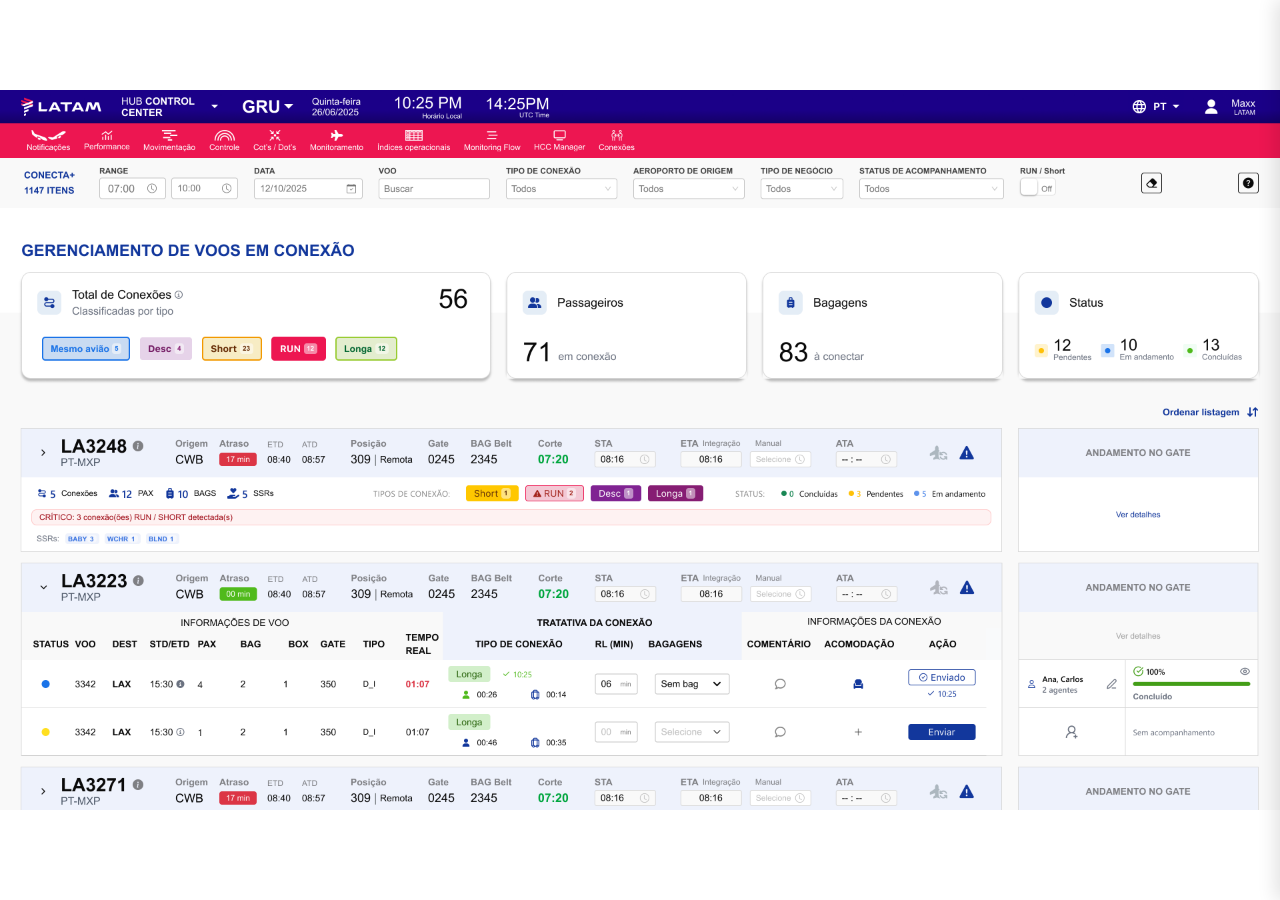
<file: drawer-conecta/prototipo/index.html>
<!DOCTYPE html>
<html lang="pt-BR">

<head>
  <meta charset="UTF-8" />
  <meta http-equiv="Content-Type" content="text/html; charset=UTF-8" />
  <meta name="viewport" content="width=device-width, initial-scale=1.0" />
  <title>Drawer Conecta - Protótipo SIGA</title>
  <link rel="stylesheet" href="./styles.css" />
</head>

<body>
  <main class="page-content">
    <button class="mock-page-trigger" type="button" id="btn-open-drawer" aria-label="Abrir painel de acomodação">
      <img class="mock-page-image" src="./status-concluido-2x.png" alt="Tela de gerenciamento de voos em conexão" />
    </button>
  </main>

  <div class="drawer-backdrop" id="drawer-backdrop"></div>

  <aside class="drawer" id="drawer-panel" role="dialog" aria-modal="true" aria-labelledby="drawer-title"
    data-active-tab="solucao">
    <header class="drawer-header">
      <div class="drawer-header__content">
        <div class="drawer-header__title-row">
          <svg class="icon icon--header" viewBox="0 0 16 16" aria-hidden="true">
            <path d="M5.2 5.4V4.2c0-.9.7-1.6 1.6-1.6h2.4c.9 0 1.6.7 1.6 1.6v1.2" />
            <path
              d="M4 5.4h8.1c.8 0 1.4.6 1.4 1.4v5.5c0 .8-.6 1.4-1.4 1.4H4c-.8 0-1.4-.6-1.4-1.4V6.8c0-.8.6-1.4 1.4-1.4Z" />
            <path d="M5.6 5.4v8.3M10.4 5.4v8.3M2.6 8h10.8" />
          </svg>
          <h2 class="drawer-header__title" id="drawer-title">Gerenciar alternativa de voo</h2>
        </div>
        <p class="drawer-header__subtitle">
          Configure informações de acomodação para passageiros com longos períodos de espera entre voos.
        </p>
      </div>

      <button class="drawer-header__close" type="button" aria-label="Fechar painel" id="btn-close-drawer">
        <svg class="icon" viewBox="0 0 16 16" aria-hidden="true">
          <path d="M3.5 3.5l9 9M12.5 3.5l-9 9" />
        </svg>
      </button>
    </header>

    <nav class="drawer-tabs" aria-label="Etapas da acomodação" role="tablist">
      <button class="drawer-tabs__item drawer-tabs__item--solution active" role="tab" aria-selected="true"
        data-tab="solucao" type="button">
        Solução de viagem
      </button>
      <button class="drawer-tabs__item drawer-tabs__item--accommodation" role="tab" aria-selected="false"
        data-tab="acomodacao" type="button">
        Acomodação
      </button>
    </nav>

    <section class="drawer-body">
      <div class="drawer-tab-content solution-panel" data-tab-panel="solucao">
        <section class="solution-flight" aria-label="Resumo da solução de viagem">
          <div class="solution-flight__identity">
            <div class="flight-summary__main">
              <span class="flight-summary__code">LA3349</span>
              <span class="flight-summary__badge">PR-MHK</span>
              <span class="flight-summary__badge flight-summary__badge--aircraft">A321</span>
            </div>
            <p class="flight-summary__route">Origem: GRU - Destino final: CWB</p>
          </div>

          <div class="solution-flight__totals" aria-label="Totais da solução">
            <span class="solution-total">
              <svg class="icon" viewBox="0 0 16 16" aria-hidden="true">
                <path d="M8 8.2a2.3 2.3 0 1 0 0-4.6 2.3 2.3 0 0 0 0 4.6Z" />
                <path d="M4.2 13.1c.4-2 1.8-3.1 3.8-3.1s3.4 1.1 3.8 3.1" />
              </svg>
              Total PAX: <strong>10</strong>
            </span>
            <span class="solution-total">
              <svg class="icon" viewBox="0 0 16 16" aria-hidden="true">
                <path d="M5.4 5.4V4.2c0-.8.6-1.4 1.4-1.4h2.4c.8 0 1.4.6 1.4 1.4v1.2" />
                <path d="M4.1 5.4h7.8c.6 0 1 .4 1 1v6c0 .6-.4 1-1 1H4.1c-.6 0-1-.4-1-1v-6c0-.6.4-1 1-1Z" />
                <path d="M5.6 7.1v4.4M10.4 7.1v4.4" />
              </svg>
              Total BAG: <strong>6</strong>
            </span>
          </div>
        </section>

        <section class="solution-filters" aria-label="Filtros da solução de viagem">
          <label class="solution-field solution-field--search">
            <span>Buscar:</span>
            <span class="solution-search-control">
              <svg class="icon" viewBox="0 0 16 16" aria-hidden="true">
                <path d="M7 12a5 5 0 1 0 0-10 5 5 0 0 0 0 10ZM10.8 10.8 14 14" />
              </svg>
              <input type="search" aria-label="Buscar PNR ou passageiro" />
            </span>
          </label>

          <label class="solution-field">
            <span>Status da solução:</span>
            <input type="text" value="Short conection" />
          </label>

          <label class="solution-field">
            <span>Aprovador*:</span>
            <input type="text" value="Latam" />
          </label>

          <button class="solution-clear" type="button">Limpar</button>
        </section>

        <section class="solution-cards" aria-label="Trechos programados para passageiros">
          <article class="solution-card">
            <div class="solution-card__grid">
              <section class="solution-pnr" aria-label="Passageiros do PNR SKJONT">
                <div class="solution-pnr__heading">
                  <div class="solution-pnr__code">
                    <strong>PNR</strong>
                    <span>SKJONT</span>
                  </div>
                  <div class="solution-pnr__total">
                    Total PAX <strong>04</strong>
                    <svg class="icon" viewBox="0 0 16 16" aria-hidden="true">
                      <path d="M8 8.2a2.3 2.3 0 1 0 0-4.6 2.3 2.3 0 0 0 0 4.6Z" />
                      <path d="M4.2 13.1c.4-2 1.8-3.1 3.8-3.1s3.4 1.1 3.8 3.1" />
                    </svg>
                  </div>
                </div>

                <table class="solution-passengers">
                  <thead>
                    <tr>
                      <th>#</th>
                      <th>Passageiros</th>
                    </tr>
                  </thead>
                  <tbody>
                    <tr>
                      <td><span>1</span></td>
                      <td>FREIRE BRELAZ DE CASTRO</td>
                    </tr>
                    <tr>
                      <td><span>2</span></td>
                      <td>ACCIOLY BRELAZ DE CASTRO</td>
                    </tr>
                    <tr>
                      <td><span>3</span></td>
                      <td>A BRELAZ C DE OLIVEIRA</td>
                    </tr>
                    <tr>
                      <td><span>4</span></td>
                      <td>FREIRE BRELAZ DE CASTRO</td>
                    </tr>
                  </tbody>
                </table>
              </section>

              <section class="solution-itinerary solution-itinerary--original" aria-label="Itinerário original">
                <h3>ITINERÁRIO ORIGINAL</h3>
                <ol class="solution-timeline">
                  <li>
                    <span class="solution-timeline__marker">1</span>
                    <div class="solution-timeline__content">
                      <strong>LA3342 GRU - BSB</strong>
                      <time>01/07/2025 - 8:00 às 9:30</time>
                    </div>
                  </li>
                  <li>
                    <span class="solution-timeline__marker">2</span>
                    <div class="solution-timeline__content">
                      <strong>LA2542 BSB - MAO</strong>
                      <time>01/07/2025 - 9:00 às 11:00</time>
                    </div>
                  </li>
                </ol>
              </section>

              <section class="solution-itinerary solution-itinerary--suggested" aria-label="Novo trecho sugerido">
                <h3>NOVO TRECHO SUGERIDO</h3>
                <ol class="solution-timeline solution-timeline--suggested">
                  <li>
                    <span class="solution-timeline__marker">1</span>
                    <div class="solution-timeline__content">
                      <strong>LA3342 GRU - BSB</strong>
                      <time>01/07/2025 - 8:00 às 9:30</time>
                    </div>
                  </li>
                  <li>
                    <span class="solution-timeline__marker">2</span>
                    <div class="solution-timeline__content">
                      <strong>LA3790 BSB - MAO</strong>
                      <time>01/07/2025 - 14:00 às 16:30</time>
                    </div>
                  </li>
                  <li>
                    <span class="solution-timeline__marker">3</span>
                    <div class="solution-timeline__content">
                      <strong>LA3790 BSB - MAO</strong>
                      <time>01/07/2025 - 14:00 às 16:30</time>
                    </div>
                  </li>
                </ol>
              </section>
            </div>

            <footer class="solution-card__footer">
              <span><strong>Lido por:</strong> Monica Mondo (Latam)</span>
              <span><strong>Confirmação de leitura:</strong> 28/02/2023 - 17:05</span>
            </footer>
          </article>

          <article class="solution-card">
            <div class="solution-card__grid">
              <section class="solution-pnr" aria-label="Passageiros do PNR SKJONT">
                <div class="solution-pnr__heading">
                  <div class="solution-pnr__code">
                    <strong>PNR</strong>
                    <span>SKJONT</span>
                  </div>
                  <div class="solution-pnr__total">
                    Total PAX <strong>04</strong>
                    <svg class="icon" viewBox="0 0 16 16" aria-hidden="true">
                      <path d="M8 8.2a2.3 2.3 0 1 0 0-4.6 2.3 2.3 0 0 0 0 4.6Z" />
                      <path d="M4.2 13.1c.4-2 1.8-3.1 3.8-3.1s3.4 1.1 3.8 3.1" />
                    </svg>
                  </div>
                </div>

                <table class="solution-passengers">
                  <thead>
                    <tr>
                      <th>#</th>
                      <th>Passageiros</th>
                    </tr>
                  </thead>
                  <tbody>
                    <tr>
                      <td><span>1</span></td>
                      <td>FREIRE BRELAZ DE CASTRO</td>
                    </tr>
                    <tr>
                      <td><span>2</span></td>
                      <td>ACCIOLY BRELAZ DE CASTRO</td>
                    </tr>
                    <tr>
                      <td><span>3</span></td>
                      <td>A BRELAZ C DE OLIVEIRA</td>
                    </tr>
                    <tr>
                      <td><span>4</span></td>
                      <td>FREIRE BRELAZ DE CASTRO</td>
                    </tr>
                  </tbody>
                </table>
              </section>

              <section class="solution-itinerary solution-itinerary--original" aria-label="Itinerário original">
                <h3>ITINERÁRIO ORIGINAL</h3>
                <ol class="solution-timeline">
                  <li>
                    <span class="solution-timeline__marker">1</span>
                    <div class="solution-timeline__content">
                      <strong>LA3342 GRU - BSB</strong>
                      <time>01/07/2025 - 8:00 às 9:30</time>
                    </div>
                  </li>
                  <li>
                    <span class="solution-timeline__marker">2</span>
                    <div class="solution-timeline__content">
                      <strong>LA2542 BSB - MAO</strong>
                      <time>01/07/2025 - 9:00 às 11:00</time>
                    </div>
                  </li>
                </ol>
              </section>

              <section class="solution-itinerary solution-itinerary--suggested" aria-label="Novo trecho sugerido">
                <h3>NOVO TRECHO SUGERIDO</h3>
                <ol class="solution-timeline solution-timeline--suggested">
                  <li>
                    <span class="solution-timeline__marker">1</span>
                    <div class="solution-timeline__content">
                      <strong>LA3342 GRU - BSB</strong>
                      <time>01/07/2025 - 8:00 às 9:30</time>
                    </div>
                  </li>
                  <li>
                    <span class="solution-timeline__marker">2</span>
                    <div class="solution-timeline__content">
                      <strong>LA3790 BSB - MAO</strong>
                      <time>01/07/2025 - 14:00 às 16:30</time>
                    </div>
                  </li>
                  <li>
                    <span class="solution-timeline__marker">3</span>
                    <div class="solution-timeline__content">
                      <strong>LA3790 BSB - MAO</strong>
                      <time>01/07/2025 - 14:00 às 16:30</time>
                    </div>
                  </li>
                </ol>
              </section>
            </div>

            <footer class="solution-card__footer">
              <span><strong>Lido por:</strong> Monica Mondo (Latam)</span>
              <span><strong>Confirmação de leitura:</strong> 28/02/2023 - 17:05</span>
            </footer>
          </article>
        </section>
      </div>

      <div class="drawer-tab-content" data-tab-panel="acomodacao" hidden>
        <section class="flight-summary" aria-label="Resumo do voo desconectado">
          <div class="flight-summary__top">
            <div class="flight-summary__main">
              <span class="flight-summary__code" id="flight-code">LA3349</span>
              <span class="flight-summary__badge" id="flight-registration">PR-MHK</span>
              <span class="flight-summary__badge flight-summary__badge--aircraft" id="flight-aircraft">A321</span>
            </div>

            <p class="flight-summary__route" id="flight-route">Origem: GRU - Destino: SCL</p>
          </div>

          <div class="flight-summary__counters" aria-label="Totais acomodados">
            <div class="counter-pill">
              <span class="counter-pill__label">PAX</span>
              <strong id="pax-counter">
                <span class="counter-pill__done">0</span><span class="counter-pill__total">/10</span>
              </strong>
              <small id="pax-remaining">10 à acomodar</small>
            </div>
            <div class="counter-pill">
              <span class="counter-pill__label">BAG</span>
              <strong id="bag-counter">
                <span class="counter-pill__done">0</span><span class="counter-pill__total">/6</span>
              </strong>
              <small id="bag-remaining">6 à acomodar</small>
            </div>
          </div>
        </section>

        <section class="plan-form" aria-labelledby="new-plan-title">
          <div class="section-heading">
            <div>
              <h3 class="section-title" id="new-plan-title">Novo plano de acomodação</h3>
              <p class="section-subtitle">Informe a quantidade de passageiros e bagagens e registre os trechos de
                conexão até o destino
                final.</p>
            </div>
            <span class="context-chip" id="destination-chip">Destino final: SCL</span>
          </div>

          <div class="plan-quantities" role="group" aria-label="Quantidade do grupo acomodado">
            <label class="form-field">
              <span>PAX *</span>
              <input id="plan-pax" type="number" min="1" inputmode="numeric" placeholder="0" />
            </label>

            <label class="form-field">
              <span>BAG *</span>
              <input id="plan-bag" type="number" min="0" inputmode="numeric" placeholder="0" />
            </label>
          </div>

          <div class="route-builder" aria-labelledby="route-builder-title">
            <div class="route-builder__header">
              <div>
                <h4 id="route-builder-title">Trechos da viagem</h4>
                <p>Registre todos os trechos necessários para chegar ao destino final.</p>
              </div>

              <button class="secondary-action" type="button" id="btn-add-segment">
                <svg class="icon" viewBox="0 0 16 16" aria-hidden="true">
                  <path d="M8 3.2v9.6M3.2 8h9.6" />
                </svg>
                Adicionar trecho
              </button>
            </div>

            <div class="segment-grid" id="segments-list" aria-live="polite"></div>
          </div>

          <p class="validation-message" id="plan-validation" role="status"></p>
          <div class="plan-form__actions">
            <button class="plan-save-action" type="button" id="btn-save-plan">Salvar acomodação</button>
          </div>
        </section>

        <section class="saved-plans" aria-labelledby="saved-plans-title">
          <div class="section-heading section-heading--compact">
            <h3 class="section-title" id="saved-plans-title">Acomodações registradas</h3>
            <span class="saved-plans__count" id="saved-count">0 acomodações</span>
          </div>

          <div class="saved-plans__list" id="plans-list"></div>
        </section>

      </div>
    </section>

    <footer class="drawer-footer">
      <button class="drawer-footer__btn" type="button" id="btn-finish-planning">Fechar</button>
      <p class="drawer-footer__hint" id="footer-action-hint">Sem alterações para salvar.</p>
    </footer>
  </aside>

  <script src="./app.js"></script>
</body>

</html>
</file>
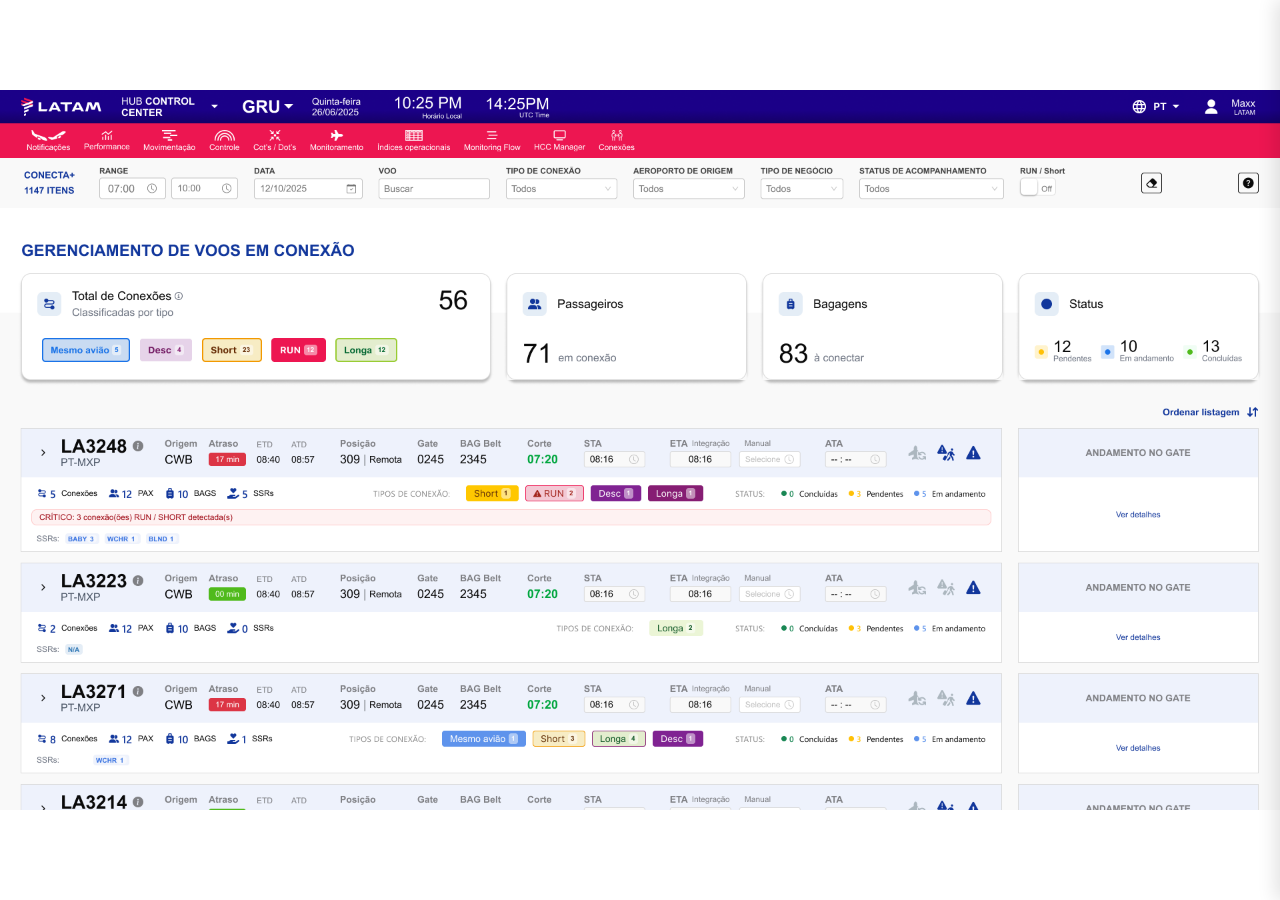
<file: drawer-travel-soluction/prototipo/index.html>
<!DOCTYPE html>
<html lang="pt-BR">

<head>
  <meta charset="UTF-8" />
  <meta http-equiv="Content-Type" content="text/html; charset=UTF-8" />
  <meta name="viewport" content="width=device-width, initial-scale=1.0" />
  <title>Drawer Travel Soluction - Protótipo SIGA</title>
  <link rel="stylesheet" href="./styles.css" />
</head>

<body>
  <main class="page-content">
    <button class="mock-page-trigger" type="button" id="btn-open-drawer" aria-label="Abrir painel de solução de viagem">
      <img class="mock-page-image" src="./status-concluido-2x.png" alt="Tela de gerenciamento de voos em conexão" />
    </button>
  </main>

  <div class="drawer-backdrop" id="drawer-backdrop"></div>

  <aside class="drawer" id="drawer-panel" role="dialog" aria-modal="true" aria-labelledby="drawer-title">
    <header class="drawer-header">
      <div class="drawer-header__content">
        <div class="drawer-header__title-row">
          <svg class="icon icon--header" viewBox="0 0 16 16" aria-hidden="true">
            <path d="M5.2 5.4V4.2c0-.9.7-1.6 1.6-1.6h2.4c.9 0 1.6.7 1.6 1.6v1.2" />
            <path
              d="M4 5.4h8.1c.8 0 1.4.6 1.4 1.4v5.5c0 .8-.6 1.4-1.4 1.4H4c-.8 0-1.4-.6-1.4-1.4V6.8c0-.8.6-1.4 1.4-1.4Z" />
            <path d="M5.6 5.4v8.3M10.4 5.4v8.3M2.6 8h10.8" />
          </svg>
          <h2 class="drawer-header__title" id="drawer-title">Solução de viagem</h2>
        </div>
        <p class="drawer-header__subtitle">
          Configure soluções de viagem para passageiros com longos períodos de espera entre voos.
        </p>
      </div>

      <button class="drawer-header__close" type="button" aria-label="Fechar painel" id="btn-close-drawer">
        <svg class="icon" viewBox="0 0 16 16" aria-hidden="true">
          <path d="M3.5 3.5l9 9M12.5 3.5l-9 9" />
        </svg>
      </button>
    </header>

    <section class="drawer-body">
      <div class="solution-panel">
        <section class="solution-flight" aria-label="Resumo da solução de viagem">
          <div class="solution-flight__identity">
            <div class="flight-summary__main">
              <span class="flight-summary__code">LA3349</span>
              <span class="flight-summary__badge">PR-MHK</span>
              <span class="flight-summary__badge flight-summary__badge--aircraft">A321</span>
            </div>
            <p class="flight-summary__route">Origem: GRU - Destino final: SCL</p>
          </div>

          <div class="solution-flight__totals" aria-label="Totais da solução">
            <span class="solution-total">
              <svg class="icon" viewBox="0 0 16 16" aria-hidden="true">
                <path d="M8 8.2a2.3 2.3 0 1 0 0-4.6 2.3 2.3 0 0 0 0 4.6Z" />
                <path d="M4.2 13.1c.4-2 1.8-3.1 3.8-3.1s3.4 1.1 3.8 3.1" />
              </svg>
              Total PAX: <strong>10</strong>
            </span>
            <span class="solution-total">
              <svg class="icon" viewBox="0 0 16 16" aria-hidden="true">
                <path d="M5.4 5.4V4.2c0-.8.6-1.4 1.4-1.4h2.4c.8 0 1.4.6 1.4 1.4v1.2" />
                <path d="M4.1 5.4h7.8c.6 0 1 .4 1 1v6c0 .6-.4 1-1 1H4.1c-.6 0-1-.4-1-1v-6c0-.6.4-1 1-1Z" />
                <path d="M5.6 7.1v4.4M10.4 7.1v4.4" />
              </svg>
              Total BAG: <strong>6</strong>
            </span>
          </div>
        </section>

        <form class="solution-filters" id="solution-search-form" aria-label="Filtros da solução de viagem">
          <label class="solution-field solution-field--search">
            <span>Buscar:</span>
            <span class="solution-search-control">
              <svg class="icon" viewBox="0 0 16 16" aria-hidden="true">
                <path d="M7 12a5 5 0 1 0 0-10 5 5 0 0 0 0 10ZM10.8 10.8 14 14" />
              </svg>
              <input id="solution-search" type="search" aria-label="Buscar PNR, passageiro ou trecho" />
            </span>
          </label>

          <button class="solution-clear" type="button" id="btn-clear-filters">Limpar</button>
        </form>

        <p class="solution-empty-search" id="solution-empty-search" hidden>
          Nenhuma solução de viagem encontrada.
        </p>

        <section class="solution-cards" id="solution-cards" aria-label="Trechos programados para passageiros">
          <article class="solution-card" data-solution-card data-card-id="skjont-1"
            data-search="skjont freire brelaz de castro accioly brelaz de castro a brelaz c de oliveira la3342 gru bsb la2542 bsb mao la3790">
            <div class="solution-card__grid">
              <section class="solution-pnr" aria-label="Passageiros do PNR SKJONT">
                <div class="solution-pnr__heading">
                  <div class="solution-pnr__code">
                    <strong>PNR</strong>
                    <span>SKJONT</span>
                  </div>
                  <div class="solution-pnr__total">
                    Total PAX <strong>04</strong>
                    <svg class="icon" viewBox="0 0 16 16" aria-hidden="true">
                      <path d="M8 8.2a2.3 2.3 0 1 0 0-4.6 2.3 2.3 0 0 0 0 4.6Z" />
                      <path d="M4.2 13.1c.4-2 1.8-3.1 3.8-3.1s3.4 1.1 3.8 3.1" />
                    </svg>
                  </div>
                </div>

                <table class="solution-passengers">
                  <thead>
                    <tr>
                      <th>#</th>
                      <th>Passageiros</th>
                    </tr>
                  </thead>
                  <tbody>
                    <tr>
                      <td><span>1</span></td>
                      <td>FREIRE BRELAZ DE CASTRO</td>
                    </tr>
                    <tr>
                      <td><span>2</span></td>
                      <td>ACCIOLY BRELAZ DE CASTRO</td>
                    </tr>
                    <tr>
                      <td><span>3</span></td>
                      <td>A BRELAZ C DE OLIVEIRA</td>
                    </tr>
                    <tr>
                      <td><span>4</span></td>
                      <td>FREIRE BRELAZ DE CASTRO</td>
                    </tr>
                  </tbody>
                </table>
              </section>

              <section class="solution-itinerary solution-itinerary--original" aria-label="Itinerário original">
                <h3>ITINERÁRIO ORIGINAL</h3>
                <ol class="solution-timeline">
                  <li>
                    <span class="solution-timeline__marker">1</span>
                    <div class="solution-timeline__content">
                      <strong>LA3342 GRU - BSB</strong>
                      <time>01/07/2025 - 8:00 às 9:30</time>
                    </div>
                  </li>
                  <li>
                    <span class="solution-timeline__marker">2</span>
                    <div class="solution-timeline__content">
                      <strong>LA2542 BSB - MAO</strong>
                      <time>01/07/2025 - 9:00 às 11:00</time>
                    </div>
                  </li>
                </ol>
              </section>

              <section class="solution-itinerary solution-itinerary--suggested" aria-label="Novo trecho sugerido">
                <h3>NOVO TRECHO SUGERIDO</h3>
                <ol class="solution-timeline solution-timeline--suggested">
                  <li>
                    <span class="solution-timeline__marker">1</span>
                    <div class="solution-timeline__content">
                      <strong>LA3342 GRU - BSB</strong>
                      <time>01/07/2025 - 8:00 às 9:30</time>
                    </div>
                  </li>
                  <li>
                    <span class="solution-timeline__marker">2</span>
                    <div class="solution-timeline__content">
                      <strong>LA3790 BSB - MAO</strong>
                      <time>01/07/2025 - 14:00 às 16:30</time>
                    </div>
                  </li>
                  <li>
                    <span class="solution-timeline__marker">3</span>
                    <div class="solution-timeline__content">
                      <strong>LA3790 BSB - MAO</strong>
                      <time>01/07/2025 - 14:00 às 16:30</time>
                    </div>
                  </li>
                </ol>
              </section>
            </div>

            <section class="solution-bag-panel" aria-label="Tratativa de bagagens do PNR SKJONT">
              <div class="solution-bag-panel__summary">
                <div class="solution-bag-panel__title">
                  <span class="solution-bag-panel__icon" aria-hidden="true">
                    <svg class="icon" viewBox="0 0 16 16">
                      <path d="M5.4 5.4V4.2c0-.8.6-1.4 1.4-1.4h2.4c.8 0 1.4.6 1.4 1.4v1.2" />
                      <path d="M4.1 5.4h7.8c.6 0 1 .4 1 1v6c0 .6-.4 1-1 1H4.1c-.6 0-1-.4-1-1v-6c0-.6.4-1 1-1Z" />
                      <path d="M5.6 7.1v4.4M10.4 7.1v4.4" />
                    </svg>
                  </span>
                  <div>
                    <span class="solution-bag-panel__label">Bagagens</span>
                    <strong data-bag-summary data-state="pending">Tratativa pendente</strong>
                  </div>
                </div>
                <div class="solution-bag-panel__quantity">
                  <span>Qtd BAG</span>
                  <strong data-bag-quantity-summary>0</strong>
                </div>
                <button class="solution-card__edit" type="button" data-action="edit-card" aria-expanded="false">
                  Tratar bagagens
                </button>
              </div>

              <form class="solution-bag-editor" data-bag-editor hidden>
                <label class="solution-bag-editor__field">
                  <span>Tratativa*</span>
                  <select data-bag-treatment aria-label="Tratativa das bagagens">
                    <option value="">Selecione</option>
                    <option>Esteira de Voo</option>
                    <option>ATD</option>
                    <option>ATI</option>
                    <option>ETIQ Orig</option>
                    <option>Sem bags</option>
                    <option>Mesma ACFT</option>
                    <option>Conectar</option>
                    <option>Voo atrasado</option>
                    <option>Tratativa Asa D</option>
                  </select>
                </label>

                <label class="form-field solution-bag-editor__field--quantity">
                  <label class="form-field solution-bag-editor__field--quantity">
                    <span>Quantidade BAG*</span>
                    <input type="number" min="0" max="99" value="0" inputmode="numeric" data-bag-quantity />
                  </label>

                  <div class="solution-bag-editor__actions">
                    <button class="solution-bag-editor__cancel" type="button"
                      data-action="cancel-card">Cancelar</button>
                    <button class="solution-bag-editor__save" type="submit">Salvar</button>
                  </div>
              </form>
            </section>

            <footer class="solution-card__footer">
              <span><strong>Lido por:</strong> Monica Mondo (Latam)</span>
              <span><strong>Confirmação de leitura:</strong> 28/02/2023 - 17:05</span>
            </footer>
          </article>

          <article class="solution-card" data-solution-card data-card-id="skjont-2"
            data-search="skjont freire brelaz de castro accioly brelaz de castro a brelaz c de oliveira la3342 gru bsb la2542 bsb mao la3790">
            <div class="solution-card__grid">
              <section class="solution-pnr" aria-label="Passageiros do PNR SKJONT">
                <div class="solution-pnr__heading">
                  <div class="solution-pnr__code">
                    <strong>PNR</strong>
                    <span>SKJONT</span>
                  </div>
                  <div class="solution-pnr__total">
                    Total PAX <strong>04</strong>
                    <svg class="icon" viewBox="0 0 16 16" aria-hidden="true">
                      <path d="M8 8.2a2.3 2.3 0 1 0 0-4.6 2.3 2.3 0 0 0 0 4.6Z" />
                      <path d="M4.2 13.1c.4-2 1.8-3.1 3.8-3.1s3.4 1.1 3.8 3.1" />
                    </svg>
                  </div>
                </div>

                <table class="solution-passengers">
                  <thead>
                    <tr>
                      <th>#</th>
                      <th>Passageiros</th>
                    </tr>
                  </thead>
                  <tbody>
                    <tr>
                      <td><span>1</span></td>
                      <td>FREIRE BRELAZ DE CASTRO</td>
                    </tr>
                    <tr>
                      <td><span>2</span></td>
                      <td>ACCIOLY BRELAZ DE CASTRO</td>
                    </tr>
                    <tr>
                      <td><span>3</span></td>
                      <td>A BRELAZ C DE OLIVEIRA</td>
                    </tr>
                    <tr>
                      <td><span>4</span></td>
                      <td>FREIRE BRELAZ DE CASTRO</td>
                    </tr>
                  </tbody>
                </table>
              </section>

              <section class="solution-itinerary solution-itinerary--original" aria-label="Itinerário original">
                <h3>ITINERÁRIO ORIGINAL</h3>
                <ol class="solution-timeline">
                  <li>
                    <span class="solution-timeline__marker">1</span>
                    <div class="solution-timeline__content">
                      <strong>LA3342 GRU - BSB</strong>
                      <time>01/07/2025 - 8:00 às 9:30</time>
                    </div>
                  </li>
                  <li>
                    <span class="solution-timeline__marker">2</span>
                    <div class="solution-timeline__content">
                      <strong>LA2542 BSB - MAO</strong>
                      <time>01/07/2025 - 9:00 às 11:00</time>
                    </div>
                  </li>
                </ol>
              </section>

              <section class="solution-itinerary solution-itinerary--suggested" aria-label="Novo trecho sugerido">
                <h3>NOVO TRECHO SUGERIDO</h3>
                <ol class="solution-timeline solution-timeline--suggested">
                  <li>
                    <span class="solution-timeline__marker">1</span>
                    <div class="solution-timeline__content">
                      <strong>LA3342 GRU - BSB</strong>
                      <time>01/07/2025 - 8:00 às 9:30</time>
                    </div>
                  </li>
                  <li>
                    <span class="solution-timeline__marker">2</span>
                    <div class="solution-timeline__content">
                      <strong>LA3790 BSB - MAO</strong>
                      <time>01/07/2025 - 14:00 às 16:30</time>
                    </div>
                  </li>
                  <li>
                    <span class="solution-timeline__marker">3</span>
                    <div class="solution-timeline__content">
                      <strong>LA3790 BSB - MAO</strong>
                      <time>01/07/2025 - 14:00 às 16:30</time>
                    </div>
                  </li>
                </ol>
              </section>
            </div>

            <section class="solution-bag-panel" aria-label="Tratativa de bagagens do PNR SKJONT">
              <div class="solution-bag-panel__summary">
                <div class="solution-bag-panel__title">
                  <span class="solution-bag-panel__icon" aria-hidden="true">
                    <svg class="icon" viewBox="0 0 16 16">
                      <path d="M5.4 5.4V4.2c0-.8.6-1.4 1.4-1.4h2.4c.8 0 1.4.6 1.4 1.4v1.2" />
                      <path d="M4.1 5.4h7.8c.6 0 1 .4 1 1v6c0 .6-.4 1-1 1H4.1c-.6 0-1-.4-1-1v-6c0-.6.4-1 1-1Z" />
                      <path d="M5.6 7.1v4.4M10.4 7.1v4.4" />
                    </svg>
                  </span>
                  <div>
                    <span class="solution-bag-panel__label">Bagagens</span>
                    <strong data-bag-summary data-state="pending">Tratativa pendente</strong>
                  </div>
                </div>
                <div class="solution-bag-panel__quantity">
                  <span>Qtd BAG</span>
                  <strong data-bag-quantity-summary>0</strong>
                </div>
                <button class="solution-card__edit" type="button" data-action="edit-card" aria-expanded="false">
                  Tratar bagagens
                </button>
              </div>

              <form class="solution-bag-editor" data-bag-editor hidden>
                <label class="solution-bag-editor__field">
                  <span>Tratativa*</span>
                  <select data-bag-treatment aria-label="Tratativa das bagagens">
                    <option value="">Selecione</option>
                    <option>Esteira de Voo</option>
                    <option>ATD</option>
                    <option>ATI</option>
                    <option>ETIQ Orig</option>
                    <option>Sem bags</option>
                    <option>Mesma ACFT</option>
                    <option>Conectar</option>
                    <option>Voo atrasado</option>
                    <option>Tratativa Asa D</option>
                  </select>
                </label>

                <label class="form-field solution-bag-editor__field--quantity">
                  <span>Quantidade BAG*</span>
                  <input type="number" min="0" max="99" value="0" inputmode="numeric" data-bag-quantity />
                </label>

                <div class="solution-bag-editor__actions">
                  <button class="solution-bag-editor__cancel" type="button" data-action="cancel-card">Cancelar</button>
                  <button class="solution-bag-editor__save" type="submit">Salvar</button>
                </div>
              </form>
            </section>

            <footer class="solution-card__footer">
              <span><strong>Lido por:</strong> Monica Mondo (Latam)</span>
              <span><strong>Confirmação de leitura:</strong> 28/02/2023 - 17:05</span>
            </footer>
          </article>
        </section>
      </div>
    </section>
  </aside>

  <script src="./app.js"></script>
</body>

</html>
</file>
<file: drawer-conecta/prototipo/styles.css>
/* ==========================================================
   Drawer Conecta - SIGA legado
   Prototype: accommodation planning with variable itineraries
   ========================================================== */

:root {
  --siga-brand-primary: #12379c;
  --siga-brand-destaque: #56c0d8;
  --siga-success: #198754;
  --siga-danger: #dc3545;
  --siga-warning: #ffc107;
  --siga-light: #f9f9f9;
  --siga-border: #c2c2c2;
  --siga-text-primary: #0a0a0a;
  --siga-text-secondary: #424242;
  --siga-text-tertiary: #757575;
  --siga-text-disabled: #c2c2c2;
  --siga-text-white: #ffffff;
  --siga-gray-100: #f9f9f9;
  --siga-gray-200: #f0f0f0;
  --siga-gray-300: #e0e0e0;
  --siga-gray-400: #c2c2c2;
  --siga-gray-500: #9e9e9e;
  --siga-gray-600: #757575;
  --siga-gray-700: #424242;
  --siga-gray-800: #212121;
  --siga-gray-900: #0a0a0a;
  --siga-blue-100: #eef2fc;
  --siga-blue-200: #d8e5fc;
  --siga-blue-600: #3973e1;
  --siga-blue-700: #12379c;
  --siga-blue-800: #0e2a7a;
  --siga-font-family: Arial, Helvetica, "Lucida Sans", FreeSans, sans-serif;
  --siga-font-size-xs: 10px;
  --siga-font-size-sm: 12px;
  --siga-font-size-md: 14px;
  --siga-font-size-base: 16px;
  --siga-radius-sm: 4px;
  --siga-radius-md: 8px;
  --siga-shadow-focus: 0 0 0 3px rgba(18, 55, 156, 0.24);
  --drawer-width: 860px;
}

* {
  box-sizing: border-box;
}

html,
body {
  width: 100%;
  height: 100%;
  min-height: 100%;
  margin: 0;
  font-family: var(--siga-font-family);
  background: #f3f4f6;
  color: var(--siga-text-primary);
}

body {
  overflow-x: hidden;
}

body.drawer-open {
  overflow: hidden;
}

button,
input,
select {
  font: inherit;
}

button {
  cursor: pointer;
}

.icon {
  width: 16px;
  height: 16px;
  display: block;
  fill: none;
  stroke: currentColor;
  stroke-linecap: round;
  stroke-linejoin: round;
  stroke-width: 1.5;
}

.visually-hidden {
  position: absolute;
  width: 1px;
  height: 1px;
  padding: 0;
  margin: -1px;
  overflow: hidden;
  clip: rect(0, 0, 0, 0);
  white-space: nowrap;
  border: 0;
}

.page-content {
  min-height: 100vh;
  background: #f3f4f6;
}

.mock-page-trigger {
  display: block;
  width: 100%;
  min-height: 100vh;
  margin: 0;
  padding: 0;
  border: 0;
  background: #ffffff;
  text-align: left;
}

.mock-page-trigger:focus-visible {
  outline: 3px solid rgba(18, 55, 156, 0.35);
  outline-offset: -3px;
}

.mock-page-image {
  display: block;
  width: 100%;
  height: auto;
}

.drawer-backdrop {
  position: fixed;
  inset: 0;
  z-index: 1040;
  background: rgba(0, 0, 0, 0.35);
  opacity: 0;
  visibility: hidden;
  transition: opacity 0.18s ease, visibility 0.18s ease;
}

.drawer-backdrop.show {
  opacity: 1;
  visibility: visible;
}

.drawer {
  position: fixed;
  top: 0;
  right: 0;
  bottom: 0;
  left: auto;
  z-index: 1050;
  width: var(--drawer-width);
  max-width: 100vw;
  height: 100%;
  min-height: 0;
  display: flex;
  flex-direction: column;
  overflow: hidden;
  background: #ffffff;
  box-shadow: -4px 0 18px rgba(0, 0, 0, 0.12);
  transform: translateX(100%);
  transition: transform 0.22s ease-out;
}

.drawer.show {
  transform: translateX(0);
}

.drawer-header {
  min-height: 72px;
  flex: 0 0 auto;
  display: flex;
  align-items: flex-start;
  justify-content: space-between;
  gap: 16px;
  padding: 24px;
  background: #f8f9fa;
  border-bottom: 1px solid #eceff3;
}

.drawer-header__content {
  min-width: 0;
}

.drawer-header__title-row {
  display: flex;
  align-items: center;
  gap: 7px;
  min-height: 18px;
}

.icon--header {
  width: 16px;
  height: 16px;
  color: var(--siga-brand-primary);
}

.drawer-header__title {
  margin: 0;
  color: var(--siga-text-primary);
  font-size: 18px;
  font-weight: 700;
}

.drawer-header__subtitle {
  margin: 4px 0 0;
  color: #606a79;
  font-size: 12px;
  font-weight: 400;
}

.drawer-header__close {
  width: 32px;
  height: 32px;
  margin-top: -2px;
  display: inline-flex;
  align-items: center;
  justify-content: center;
  border: 0;
  border-radius: var(--siga-radius-sm);
  background: transparent;
  color: #0a0a0a;
  padding: 0;
}

.drawer-header__close .icon {
  width: 14px;
  height: 14px;
  stroke-width: 1.4;
}

.drawer-header__close:hover,
.drawer-header__close:focus-visible {
  background: var(--siga-gray-200);
  outline: none;
}

.drawer-tabs {
  height: 42px;
  flex: 0 0 42px;
  display: flex;
  align-items: center;
  padding: 9px 24px 0;
  background: #ffffff;
  border-bottom: 1px solid #d9d9d9;
}

.drawer-tabs__item {
  height: 33px;
  padding: 0 12px;
  border: 1px solid transparent;
  border-radius: 4px 4px 0 0;
  background: transparent;
  color: #006fd6;
  font-size: 14px;
  font-weight: 400;
  line-height: 32px;
  text-align: center;
}

.drawer-tabs__item--solution {
  width: 200px;
}

.drawer-tabs__item--accommodation {
  width: 200px;
}

.drawer-tabs__item.active {
  border-color: #d9d9d9 #d9d9d9 #ffffff;
  background: #ffffff;
  color: var(--siga-text-secondary);
}

.drawer-tabs__item:focus-visible {
  outline: none;
  box-shadow: inset 0 0 0 3px rgba(18, 55, 156, 0.2);
}

.drawer-body {
  flex: 1 1 auto;
  min-height: 0;
  overflow-y: auto;
  padding: 18px 32px 0;
  background: #ffffff;
}

.empty-panel {
  margin: 0;
  color: var(--siga-text-tertiary);
  font-size: var(--siga-font-size-sm);
}

.solution-panel {
  padding: 6px 22px 24px 24px;
}

.solution-flight {
  display: flex;
  align-items: flex-end;
  justify-content: space-between;
  gap: 24px;
  padding: 0 0 18px;
  border-bottom: 1px solid #eeeeee;
}

.solution-flight__identity {
  min-width: 0;
}

.solution-flight__totals {
  display: flex;
  align-items: center;
  justify-content: flex-end;
  gap: 22px;
  min-width: 230px;
  padding-bottom: 6px;
  color: var(--siga-brand-primary);
  font-size: 12px;
  line-height: 16px;
  white-space: nowrap;
}

.solution-total {
  display: inline-flex;
  align-items: center;
  gap: 6px;
}

.solution-total .icon {
  width: 14px;
  height: 14px;
  color: var(--siga-brand-primary);
  stroke-width: 2;
}

.solution-total strong {
  font-weight: 700;
}

.solution-filters {
  display: grid;
  grid-template-columns: 176px 176px 176px 78px;
  gap: 24px;
  align-items: end;
  margin: 24px 0 30px;
}

.solution-field {
  display: flex;
  min-width: 0;
  flex-direction: column;
  gap: 4px;
}

.solution-field>span:first-child {
  color: #606a79;
  font-size: 12px;
  font-weight: 700;
  line-height: 14px;
}

.solution-field input {
  width: 100%;
  height: 30px;
  min-width: 0;
  border: 1px solid var(--siga-border);
  border-radius: 4px;
  background: #ffffff;
  color: var(--siga-text-secondary);
  font-size: 12px;
  font-weight: 400;
  line-height: 28px;
  outline: none;
  padding: 0 9px;
}

.solution-field input:focus {
  border-color: var(--siga-brand-primary);
  box-shadow: var(--siga-shadow-focus);
}

.solution-search-control {
  position: relative;
  display: block;
}

.solution-search-control .icon {
  position: absolute;
  top: 7px;
  left: 8px;
  width: 16px;
  height: 16px;
  color: #7b8494;
  pointer-events: none;
}

.solution-search-control input {
  padding-left: 32px;
}

.solution-clear {
  height: 30px;
  min-width: 78px;
  border: 1px solid var(--siga-border);
  border-radius: 4px;
  background: #ffffff;
  color: var(--siga-text-secondary);
  font-size: 12px;
  font-weight: 400;
  line-height: 28px;
  padding: 0 16px;
}

.solution-clear:hover,
.solution-clear:focus-visible {
  border-color: var(--siga-brand-primary);
  color: var(--siga-brand-primary);
  outline: none;
}

.solution-cards {
  display: flex;
  flex-direction: column;
  gap: 14px;
}

.solution-card {
  overflow: hidden;
  border: 1px solid #cfcfcf;
  border-radius: 4px;
  background: #ffffff;
}

.solution-card__grid {
  display: grid;
  grid-template-columns: 216px minmax(176px, 1fr) minmax(198px, 1.1fr);
  column-gap: 20px;
  min-height: 248px;
  padding: 26px 22px 12px 24px;
}

.solution-pnr {
  min-width: 0;
}

.solution-pnr__heading {
  display: flex;
  align-items: center;
  gap: 20px;
  min-height: 24px;
  margin-bottom: 12px;
}

.solution-pnr__code {
  display: inline-flex;
  align-items: center;
  gap: 5px;
  min-width: 104px;
}

.solution-pnr__code strong {
  color: #0a0a0a;
  font-size: 18px;
  font-weight: 700;
  line-height: 22px;
}

.solution-pnr__code span {
  display: inline-flex;
  align-items: center;
  justify-content: center;
  height: 21px;
  min-width: 60px;
  padding: 0 7px;
  border-radius: 4px;
  background: var(--siga-brand-destaque);
  color: #ffffff;
  font-size: 11px;
  font-weight: 700;
  line-height: 21px;
}

.solution-pnr__total {
  display: inline-flex;
  align-items: center;
  gap: 2px;
  color: #0a0a0a;
  font-size: 12px;
  line-height: 16px;
  white-space: nowrap;
}

.solution-pnr__total strong {
  color: #17138f;
  font-size: 16px;
  font-weight: 700;
  line-height: 18px;
}

.solution-pnr__total .icon {
  width: 13px;
  height: 13px;
  color: #17138f;
  stroke-width: 2;
}

.solution-passengers {
  width: 100%;
  border-collapse: collapse;
  table-layout: fixed;
}

.solution-passengers th {
  padding: 0 0 3px;
  color: #0a0a0a;
  font-size: 12px;
  font-weight: 700;
  line-height: 14px;
  text-align: left;
}

.solution-passengers th:first-child,
.solution-passengers td:first-child {
  width: 32px;
}

.solution-passengers td {
  padding: 1px 0;
  color: #3f3f3f;
  font-size: 11px;
  font-weight: 400;
  line-height: 16px;
  text-align: left;
}

.solution-passengers td span {
  display: inline-flex;
  align-items: center;
  justify-content: center;
  width: 16px;
  height: 16px;
  border-radius: 50%;
  background: #ededed;
  color: #9e9e9e;
  font-size: 10px;
  font-weight: 700;
  line-height: 16px;
}

.solution-itinerary {
  min-width: 0;
}

.solution-itinerary h3 {
  margin: 0 0 8px;
  padding: 0 0 8px;
  border-bottom: 1px solid var(--siga-brand-primary);
  color: var(--siga-brand-primary);
  font-size: 11px;
  font-weight: 700;
  line-height: 13px;
}

.solution-itinerary--original h3 {
  color: #8a8f98;
  font-weight: 400;
}

.solution-timeline {
  display: flex;
  flex-direction: column;
  gap: 17px;
  margin: 0;
  padding: 0;
  list-style: none;
}

.solution-timeline li {
  position: relative;
  display: grid;
  grid-template-columns: 32px minmax(0, 1fr);
  column-gap: 12px;
  min-height: 47px;
}

.solution-timeline li:not(:last-child)::after {
  content: "";
  position: absolute;
  top: 33px;
  left: 16px;
  width: 1px;
  height: 31px;
  background: #f0f0f0;
}

.solution-timeline--suggested li:not(:last-child)::after {
  background: #75b8ff;
}

.solution-timeline__marker {
  display: inline-flex;
  align-items: center;
  justify-content: center;
  width: 32px;
  height: 32px;
  border-radius: 50%;
  background: #efefef;
  color: #9e9e9e;
  font-size: 14px;
  font-weight: 400;
  line-height: 32px;
}

.solution-timeline--suggested .solution-timeline__marker {
  background: #e2f1ff;
  color: #0074d9;
  font-weight: 700;
}

.solution-timeline__content {
  min-width: 0;
  padding-top: 6px;
}

.solution-timeline__content strong,
.solution-timeline__content time {
  display: block;
}

.solution-timeline__content strong {
  overflow: hidden;
  color: #0a0a0a;
  font-size: 14px;
  font-weight: 700;
  line-height: 17px;
  text-overflow: ellipsis;
  white-space: nowrap;
}

.solution-timeline--suggested .solution-timeline__content strong {
  color: var(--siga-brand-primary);
}

.solution-timeline__content time {
  margin-top: 6px;
  color: #9e9e9e;
  font-size: 11px;
  font-style: normal;
  font-weight: 400;
  line-height: 14px;
  white-space: nowrap;
}

.solution-card__footer {
  min-height: 30px;
  display: flex;
  align-items: center;
  justify-content: space-between;
  gap: 16px;
  padding: 6px 9px;
  border-top: 1px solid #eef0f2;
  background: #f8f9fb;
  color: #868686;
  font-size: 10px;
  font-weight: 400;
  line-height: 14px;
}

.solution-card__footer strong {
  color: #6f7480;
  font-weight: 700;
}

.flight-summary {
  display: flex;
  align-items: flex-start;
  justify-content: space-between;
  gap: 24px;
  padding: 0 0 16px 24px;
  border-bottom: 1px solid #eeeeee;
}

.flight-summary__top {
  min-width: 0;
}

.flight-summary__main {
  display: flex;
  align-items: center;
  min-height: 30px;
}

.flight-summary__code {
  display: inline-block;
  margin-right: 7px;
  color: #17138f;
  font-size: 28px;
  font-weight: 700;
  line-height: 30px;
}

.flight-summary__badge {
  display: inline-flex;
  align-items: center;
  justify-content: center;
  height: 14px;
  min-width: 42px;
  padding: 0 6px;
  border-radius: 7px;
  background: #a7cf36;
  color: #ffffff;
  font-size: 8px;
  font-weight: 700;
  line-height: 14px;
}

.flight-summary__badge--aircraft {
  min-width: 32px;
  margin-left: 2px;
  font-weight: 400;
}

.flight-summary__route {
  margin: 2px 0 0;
  color: #6d7380;
  font-size: 12px;
  font-weight: 400;
  line-height: 16px;
}

.flight-summary__counters {
  display: grid;
  grid-template-columns: repeat(2, minmax(112px, 1fr));
  gap: 8px;
  width: 256px;
  flex: 0 0 256px;
}

.counter-pill {
  min-height: 54px;
  display: flex;
  flex-direction: column;
  justify-content: center;
  gap: 2px;
  padding: 8px 10px;
  border: 1px solid #d7e1f8;
  border-radius: 6px;
  background: #f7faff;
}

.counter-pill__label {
  color: var(--siga-brand-primary);
  font-size: 10px;
  font-weight: 700;
  line-height: 12px;
}

.counter-pill strong {
  color: var(--siga-gray-900);
  font-size: 16px;
  font-weight: 700;
  line-height: 18px;
}

.counter-pill__done {
  opacity: 1;
}

.counter-pill__total {
  opacity: 0.7;
}

.counter-pill small {
  color: var(--siga-text-tertiary);
  font-size: 10px;
  line-height: 12px;
  opacity: 0.7;
}

.plan-form,
.saved-plans,
.payload-preview {
  padding-left: 24px;
}

.plan-form {
  padding-top: 16px;
  padding-bottom: 18px;
  border-bottom: 1px solid #eeeeee;
}

.section-heading {
  display: flex;
  align-items: flex-start;
  justify-content: space-between;
  gap: 16px;
}

.section-heading--compact {
  align-items: center;
}

.section-title {
  margin: 0;
  color: var(--siga-brand-primary);
  font-size: 14px;
  font-weight: 700;
  line-height: 18px;
}

.section-subtitle {
  margin: 3px 0 0;
  color: var(--siga-text-tertiary);
  font-size: 12px;
  line-height: 16px;
}

.context-chip,
.saved-plans__count {
  display: inline-flex;
  align-items: center;
  min-height: 24px;
  padding: 4px 8px;
  border-radius: 12px;
  background: var(--siga-blue-100);
  color: var(--siga-blue-700);
  font-size: 10px;
  font-weight: 700;
  white-space: nowrap;
}

.plan-quantities {
  display: grid;
  grid-template-columns: repeat(2, minmax(104px, 150px));
  gap: 12px;
  margin-top: 14px;
}

.form-field {
  display: flex;
  flex-direction: column;
  gap: 4px;
  min-width: 0;
}

.form-field>span:first-child {
  color: #374151;
  font-size: 10px;
  font-weight: 700;
  line-height: 12px;
}

.form-field input {
  width: 100%;
  height: 32px;
  min-width: 0;
  border: 1px solid var(--siga-border);
  border-radius: 4px;
  background: #ffffff;
  color: var(--siga-text-secondary);
  font-size: 12px;
  font-weight: 400;
  line-height: 30px;
  outline: none;
  padding: 0 9px;
  text-transform: uppercase;
}

.form-field input::placeholder {
  color: #b7b7b7;
  opacity: 1;
}

.form-field input:focus {
  border-color: var(--siga-brand-primary);
  box-shadow: var(--siga-shadow-focus);
}

.form-field input[readonly] {
  background: #f2f4f7;
  color: #606a79;
}

.route-builder {
  margin-top: 18px;
}

.route-builder__header {
  display: flex;
  align-items: flex-start;
  justify-content: space-between;
  gap: 16px;
  margin-bottom: 10px;
}

.route-builder__header h4 {
  margin: 0;
  color: var(--siga-gray-800);
  font-size: 12px;
  font-weight: 700;
  line-height: 16px;
}

.route-builder__header p {
  margin: 2px 0 0;
  color: var(--siga-text-tertiary);
  font-size: 10px;
  line-height: 14px;
}

.secondary-action {
  min-height: 30px;
  display: inline-flex;
  align-items: center;
  gap: 6px;
  border: 1px solid var(--siga-brand-primary);
  border-radius: 4px;
  background: #ffffff;
  color: var(--siga-brand-primary);
  font-size: 11px;
  font-weight: 700;
  padding: 0 10px;
  white-space: nowrap;
}

.secondary-action .icon {
  width: 13px;
  height: 13px;
}

.secondary-action:hover,
.secondary-action:focus-visible {
  background: var(--siga-blue-100);
  outline: none;
}

.segment-grid {
  display: flex;
  flex-direction: column;
  gap: 10px;
}

.segment-row {
  display: grid;
  grid-template-columns: 28px 86px 86px 132px minmax(142px, 1fr) 32px;
  gap: 10px;
  align-items: end;
  min-width: 0;
}

.segment-row__marker {
  position: relative;
  height: 32px;
  display: flex;
  align-items: center;
  justify-content: center;
}

.segment-row__marker::after {
  content: "";
  position: absolute;
  left: 50%;
  top: 31px;
  width: 1px;
  height: 14px;
  background: #e8ebf0;
  transform: translateX(-50%);
}

.segment-row:last-child .segment-row__marker::after {
  display: none;
}

.segment-row__marker span,
.plan-card__index {
  width: 24px;
  height: 24px;
  display: inline-flex;
  align-items: center;
  justify-content: center;
  border-radius: 50%;
  background: #e8f1ff;
  color: var(--siga-blue-700);
  font-size: 10px;
  font-weight: 700;
  line-height: 24px;
}

.row-action {
  width: 32px;
  height: 32px;
  display: inline-flex;
  align-items: center;
  justify-content: center;
  border: 0;
  border-radius: 4px;
  padding: 0;
}

.row-action--delete {
  background: #fff1f0;
  color: var(--siga-danger);
  border: 1px solid #ffccc7;
}

.row-action:hover:not(:disabled) {
  filter: brightness(0.96);
}

.segment-row .row-action:disabled {
  visibility: hidden;
}

.row-action:disabled {
  cursor: not-allowed;
  opacity: 0.38;
}

.row-action:focus-visible {
  outline: none;
  box-shadow: var(--siga-shadow-focus);
}

.validation-message {
  min-height: 16px;
  margin: 12px 0 0;
  font-size: 11px;
  font-weight: 700;
  line-height: 16px;
}

.validation-message--error {
  color: var(--siga-danger);
}

.validation-message--success {
  color: var(--siga-success);
}

.plan-form__actions {
  display: flex;
  justify-content: flex-end;
  margin-top: 12px;
}

.plan-save-action {
  min-height: 34px;
  display: inline-flex;
  align-items: center;
  justify-content: center;
  border: 1px solid var(--siga-brand-primary);
  border-radius: 4px;
  background: #ffffff;
  color: var(--siga-brand-primary);
  font-size: 11px;
  font-weight: 700;
  padding: 0 16px;
}

.plan-save-action:disabled {
  border-color: #bfbfbf;
  background: #f4f4f4;
  color: #777777;
  cursor: not-allowed;
}

.plan-save-action:focus-visible {
  outline: none;
  box-shadow: var(--siga-shadow-focus);
}

.saved-plans {
  padding-top: 16px;
  padding-bottom: 14px;
}

.saved-plans__count {
  background: #f1f3f5;
  color: #606a79;
}

.saved-plans__list {
  display: flex;
  flex-direction: column;
  gap: 10px;
  margin-top: 12px;
}

.plan-card {
  display: grid;
  grid-template-columns: 28px minmax(0, 1fr);
  gap: 10px;
  padding: 10px 12px 10px 0;
  border-top: 1px solid #eef0f2;
}

.plan-card__index {
  margin-top: 2px;
}

.plan-card__content {
  min-width: 0;
}

.plan-card__header {
  display: flex;
  align-items: flex-start;
  justify-content: space-between;
  gap: 12px;
}

.plan-card__header strong {
  display: block;
  color: var(--siga-gray-900);
  font-size: 12px;
  font-weight: 700;
  line-height: 16px;
}

.plan-card__header p {
  margin: 2px 0 0;
  color: var(--siga-text-tertiary);
  font-size: 11px;
  line-height: 15px;
}

.plan-card__header .plan-card__author {
  color: var(--siga-gray-700);
  font-weight: 700;
}

.segment-list {
  display: flex;
  flex-direction: column;
  gap: 4px;
  margin: 8px 0 0;
  padding: 0;
  list-style: none;
}

.segment-list li {
  display: grid;
  grid-template-columns: 20px 56px 86px minmax(0, 1fr);
  gap: 8px;
  align-items: center;
  color: var(--siga-text-secondary);
  font-size: 11px;
  line-height: 15px;
}

.segment-list__number {
  color: var(--siga-blue-700);
  font-weight: 700;
}

.segment-list__flight {
  font-weight: 700;
}

.payload-preview {
  padding-bottom: 18px;
}

.payload-preview details {
  border-top: 1px solid #eeeeee;
  padding-top: 12px;
}

.payload-preview summary {
  color: var(--siga-brand-primary);
  cursor: pointer;
  font-size: 11px;
  font-weight: 700;
  line-height: 16px;
}

.payload-preview pre {
  max-height: 260px;
  overflow: auto;
  margin: 10px 0 0;
  padding: 12px;
  border: 1px solid #e5e7eb;
  border-radius: 6px;
  background: #f8fafc;
  color: #111827;
  font-family: Consolas, "Courier New", monospace;
  font-size: 10px;
  line-height: 14px;
  white-space: pre-wrap;
}

.drawer-footer {
  min-height: 76px;
  flex: 0 0 auto;
  padding: 10px 32px 12px;
  background: #ffffff;
  border-top: 1px solid #eceff3;
  text-align: center;
}

.drawer-footer__btn {
  width: 100%;
  height: 34px;
  border: 0;
  border-radius: 4px;
  background: var(--siga-brand-primary);
  color: #ffffff;
  font-size: 11px;
  font-weight: 700;
  line-height: 34px;
}

.drawer-footer__btn:disabled {
  background: #bfbfbf;
  cursor: not-allowed;
  opacity: 1;
}

.drawer-footer__btn:focus-visible {
  outline: none;
  box-shadow: var(--siga-shadow-focus);
}

.drawer-footer__hint {
  margin: 7px 0 0;
  color: #697080;
  font-size: 9px;
  font-weight: 400;
  line-height: 12px;
}

.drawer[data-active-tab="solucao"] .drawer-footer {
  display: none;
}

@media (max-width: 720px) {
  .drawer {
    width: 100vw;
  }

  .drawer-tabs,
  .drawer-body,
  .drawer-footer {
    padding-right: 16px;
    padding-left: 16px;
  }

  .flight-summary,
  .solution-panel,
  .plan-form,
  .saved-plans,
  .payload-preview {
    padding-left: 0;
    padding-right: 0;
  }

  .flight-summary,
  .solution-flight {
    flex-direction: column;
    gap: 12px;
    align-items: flex-start;
  }

  .solution-flight__totals {
    justify-content: flex-start;
    min-width: 0;
    width: 100%;
    padding-bottom: 0;
  }

  .solution-filters {
    grid-template-columns: repeat(2, minmax(0, 1fr));
    gap: 12px;
  }

  .solution-clear {
    width: 100%;
  }

  .solution-card__grid {
    grid-template-columns: 1fr;
    gap: 20px;
    min-height: 0;
  }

  .solution-card__footer {
    flex-direction: column;
    align-items: flex-start;
    gap: 2px;
  }

  .flight-summary__counters {
    width: 100%;
    flex-basis: auto;
  }

  .section-heading,
  .route-builder__header {
    flex-direction: column;
    align-items: stretch;
  }

  .plan-quantities {
    grid-template-columns: repeat(2, minmax(0, 1fr));
  }

  .segment-row {
    grid-template-columns: 28px minmax(0, 1fr) minmax(0, 1fr);
    align-items: end;
  }

  .segment-row__marker {
    grid-row: span 3;
    align-self: start;
    margin-top: 18px;
  }

  .form-field--flight {
    grid-column: 2 / 4;
  }

  .row-action {
    grid-column: 3 / 4;
    justify-self: end;
  }

  .segment-list li {
    grid-template-columns: 20px 56px minmax(0, 1fr);
  }

  .segment-list li span:last-child {
    grid-column: 3 / 4;
  }
}

@media (max-width: 420px) {
  .drawer-header {
    padding-right: 16px;
    padding-left: 16px;
  }

  .drawer-tabs__item--solution,
  .drawer-tabs__item--accommodation {
    width: auto;
    flex: 1 1 0;
  }

  .flight-summary__code {
    font-size: 24px;
  }

  .flight-summary__counters,
  .plan-quantities {
    grid-template-columns: 1fr;
  }
}

@media (max-width: 600px) {

  .flight-summary__counters,
  .plan-quantities,
  .solution-filters {
    grid-template-columns: 1fr;
  }

  .solution-flight__totals {
    flex-direction: column;
    align-items: flex-start;
    gap: 6px;
  }

  .solution-pnr__heading {
    align-items: flex-start;
    flex-direction: column;
    gap: 8px;
  }

  .solution-card__grid {
    padding: 20px 16px 12px;
  }

  .solution-timeline__content strong,
  .solution-timeline__content time {
    white-space: normal;
  }

  .secondary-action,
  .plan-save-action {
    width: 100%;
    justify-content: center;
  }

  .plan-form__actions {
    justify-content: stretch;
  }

  .segment-row {
    grid-template-columns: 28px minmax(0, 1fr);
  }

  .segment-row__marker {
    grid-row: span 5;
  }

  .segment-row .form-field,
  .form-field--flight,
  .row-action {
    grid-column: 2 / 3;
  }

  .row-action {
    justify-self: start;
  }
}
</file>
<file: drawer-travel-soluction/prototipo/styles.css>
/* ==========================================================
   Drawer Travel Soluction - SIGA legado
   Prototype: standalone travel solution drawer
   ========================================================== */

:root {
  --siga-brand-primary: #12379c;
  --siga-brand-destaque: #56c0d8;
  --siga-light: #f9f9f9;
  --siga-border: #c2c2c2;
  --siga-text-primary: #0a0a0a;
  --siga-text-secondary: #424242;
  --siga-text-tertiary: #757575;
  --siga-gray-100: #f9f9f9;
  --siga-gray-200: #f0f0f0;
  --siga-gray-300: #e0e0e0;
  --siga-gray-400: #c2c2c2;
  --siga-gray-500: #9e9e9e;
  --siga-gray-600: #757575;
  --siga-gray-700: #424242;
  --siga-gray-800: #212121;
  --siga-gray-900: #0a0a0a;
  --siga-blue-100: #eef2fc;
  --siga-blue-700: #12379c;
  --siga-font-family: Arial, Helvetica, "Lucida Sans", FreeSans, sans-serif;
  --siga-font-size-sm: 12px;
  --siga-radius-sm: 4px;
  --siga-shadow-focus: 0 0 0 3px rgba(18, 55, 156, 0.24);
  --drawer-width: 860px;
}

* {
  box-sizing: border-box;
}

html,
body {
  width: 100%;
  height: 100%;
  min-height: 100%;
  margin: 0;
  font-family: var(--siga-font-family);
  background: #f3f4f6;
  color: var(--siga-text-primary);
}

body {
  overflow-x: hidden;
}

body.drawer-open {
  overflow: hidden;
}

button,
input,
select {
  font: inherit;
}

button {
  cursor: pointer;
}

.icon {
  width: 16px;
  height: 16px;
  display: block;
  fill: none;
  stroke: currentColor;
  stroke-linecap: round;
  stroke-linejoin: round;
  stroke-width: 1.5;
}

.page-content {
  min-height: 100vh;
  background: #f3f4f6;
}

.mock-page-trigger {
  display: block;
  width: 100%;
  min-height: 100vh;
  margin: 0;
  padding: 0;
  border: 0;
  background: #ffffff;
  text-align: left;
}

.mock-page-trigger:focus-visible {
  outline: 3px solid rgba(18, 55, 156, 0.35);
  outline-offset: -3px;
}

.mock-page-image {
  display: block;
  width: 100%;
  height: auto;
}

.drawer-backdrop {
  position: fixed;
  inset: 0;
  z-index: 1040;
  background: rgba(0, 0, 0, 0.35);
  opacity: 0;
  visibility: hidden;
  transition: opacity 0.18s ease, visibility 0.18s ease;
}

.drawer-backdrop.show {
  opacity: 1;
  visibility: visible;
}

.drawer {
  position: fixed;
  top: 0;
  right: 0;
  bottom: 0;
  left: auto;
  z-index: 1050;
  width: var(--drawer-width);
  max-width: 100vw;
  height: 100%;
  min-height: 0;
  display: flex;
  flex-direction: column;
  overflow: hidden;
  background: #ffffff;
  box-shadow: -4px 0 18px rgba(0, 0, 0, 0.12);
  transform: translateX(100%);
  transition: transform 0.22s ease-out;
}

.drawer.show {
  transform: translateX(0);
}

.drawer-header {
  min-height: 72px;
  flex: 0 0 auto;
  display: flex;
  align-items: flex-start;
  justify-content: space-between;
  gap: 16px;
  padding: 24px;
  background: #f8f9fa;
  border-bottom: 1px solid #eceff3;
}

.drawer-header__content {
  min-width: 0;
}

.drawer-header__title-row {
  display: flex;
  align-items: center;
  gap: 7px;
  min-height: 18px;
}

.icon--header {
  width: 16px;
  height: 16px;
  color: var(--siga-brand-primary);
}

.drawer-header__title {
  margin: 0;
  color: var(--siga-text-primary);
  font-size: 18px;
  font-weight: 700;
}

.drawer-header__subtitle {
  margin: 4px 0 0;
  color: #606a79;
  font-size: 12px;
  font-weight: 400;
  line-height: 18px;
}

.drawer-header__close {
  width: 32px;
  height: 32px;
  margin-top: -2px;
  display: inline-flex;
  align-items: center;
  justify-content: center;
  border: 0;
  border-radius: var(--siga-radius-sm);
  background: transparent;
  color: #0a0a0a;
  padding: 0;
}

.drawer-header__close .icon {
  width: 14px;
  height: 14px;
  stroke-width: 1.4;
}

.drawer-header__close:hover,
.drawer-header__close:focus-visible {
  background: var(--siga-gray-200);
  outline: none;
}

.drawer-body {
  flex: 1 1 auto;
  min-height: 0;
  overflow-y: auto;
  padding: 24px 32px 0;
  background: #ffffff;
}

.solution-panel {
  padding: 0 22px 24px 24px;
}

.solution-flight {
  display: flex;
  align-items: flex-end;
  justify-content: space-between;
  gap: 24px;
  padding: 0 0 18px;
  border-bottom: 1px solid #eeeeee;
}

.solution-flight__identity {
  min-width: 0;
}

.flight-summary__main {
  display: flex;
  align-items: center;
  min-height: 30px;
}

.flight-summary__code {
  display: inline-block;
  margin-right: 7px;
  color: #17138f;
  font-size: 28px;
  font-weight: 700;
  line-height: 30px;
}

.flight-summary__badge {
  display: inline-flex;
  align-items: center;
  justify-content: center;
  height: 14px;
  min-width: 42px;
  padding: 0 6px;
  border-radius: 7px;
  background: #a7cf36;
  color: #ffffff;
  font-size: 8px;
  font-weight: 700;
  line-height: 14px;
}

.flight-summary__badge--aircraft {
  min-width: 32px;
  margin-left: 2px;
  font-weight: 400;
}

.flight-summary__route {
  margin: 2px 0 0;
  color: #6d7380;
  font-size: 12px;
  font-weight: 400;
  line-height: 16px;
}

.solution-flight__totals {
  display: flex;
  align-items: center;
  justify-content: flex-end;
  gap: 22px;
  min-width: 230px;
  padding-bottom: 6px;
  color: var(--siga-brand-primary);
  font-size: 12px;
  line-height: 16px;
  white-space: nowrap;
}

.solution-total {
  display: inline-flex;
  align-items: center;
  gap: 6px;
}

.solution-total .icon {
  width: 14px;
  height: 14px;
  color: var(--siga-brand-primary);
  stroke-width: 2;
}

.solution-total strong {
  font-weight: 700;
}

.solution-filters {
  display: grid;
  grid-template-columns: minmax(0, 1fr) 78px;
  gap: 44px;
  align-items: end;
  margin: 24px 0 30px;
}

.solution-field {
  display: flex;
  min-width: 0;
  flex-direction: column;
  gap: 4px;
}

.solution-field>span:first-child {
  color: #606a79;
  font-size: 12px;
  font-weight: 700;
  line-height: 14px;
}

.solution-field input {
  width: 100%;
  height: 30px;
  min-width: 0;
  border: 1px solid var(--siga-border);
  border-radius: 4px;
  background: #ffffff;
  color: var(--siga-text-secondary);
  font-size: 12px;
  font-weight: 400;
  line-height: 28px;
  outline: none;
  padding: 0 9px;
}

.solution-field input:focus {
  border-color: var(--siga-brand-primary);
  box-shadow: var(--siga-shadow-focus);
}

.solution-search-control {
  position: relative;
  display: block;
}

.solution-search-control .icon {
  position: absolute;
  top: 7px;
  left: 8px;
  width: 16px;
  height: 16px;
  color: #7b8494;
  pointer-events: none;
}

.solution-search-control input {
  padding-left: 32px;
}

.solution-clear {
  height: 30px;
  min-width: 78px;
  border: 1px solid var(--siga-brand-primary);
  border-radius: 4px;
  background: #ffffff;
  color: var(--siga-brand-primary);
  font-size: 12px;
  font-weight: 400;
  line-height: 28px;
  padding: 0 16px;
}

.solution-clear:hover,
.solution-clear:focus-visible {
  background: var(--siga-blue-100);
  outline: none;
}

.solution-empty-search {
  margin: -12px 0 18px;
  color: var(--siga-text-tertiary);
  font-size: 12px;
  line-height: 16px;
}

.solution-cards {
  display: flex;
  flex-direction: column;
  gap: 14px;
}

.solution-card {
  overflow: hidden;
  border: 1px solid #cfcfcf;
  border-radius: 4px;
  background: #ffffff;
  cursor: pointer;
}

.solution-card:hover {
  border-color: #b8c6e8;
}

.solution-card[data-editing="true"] {
  border-color: #9db5f0;
  box-shadow: inset 0 0 0 1px rgba(18, 55, 156, 0.08);
}

.solution-card__grid {
  display: grid;
  grid-template-columns: 216px minmax(176px, 1fr) minmax(198px, 1.1fr);
  column-gap: 20px;
  min-height: 248px;
  padding: 26px 22px 12px 24px;
}

.solution-pnr {
  min-width: 0;
}

.solution-pnr__heading {
  display: flex;
  align-items: center;
  gap: 20px;
  min-height: 24px;
  margin-bottom: 12px;
}

.solution-pnr__code {
  display: inline-flex;
  align-items: center;
  gap: 5px;
  min-width: 104px;
}

.solution-pnr__code strong {
  color: #0a0a0a;
  font-size: 18px;
  font-weight: 700;
  line-height: 22px;
}

.solution-pnr__code span {
  display: inline-flex;
  align-items: center;
  justify-content: center;
  height: 21px;
  min-width: 60px;
  padding: 0 7px;
  border-radius: 4px;
  background: var(--siga-brand-destaque);
  color: #ffffff;
  font-size: 11px;
  font-weight: 700;
  line-height: 21px;
}

.solution-pnr__total {
  display: inline-flex;
  align-items: center;
  gap: 2px;
  color: #0a0a0a;
  font-size: 12px;
  line-height: 16px;
  white-space: nowrap;
}

.solution-pnr__total strong {
  color: #17138f;
  font-size: 16px;
  font-weight: 700;
  line-height: 18px;
}

.solution-pnr__total .icon {
  width: 13px;
  height: 13px;
  color: #17138f;
  stroke-width: 2;
}

.solution-passengers {
  width: 100%;
  border-collapse: collapse;
  table-layout: fixed;
}

.solution-passengers th {
  padding: 0 0 3px;
  color: #0a0a0a;
  font-size: 12px;
  font-weight: 700;
  line-height: 14px;
  text-align: left;
}

.solution-passengers th:first-child,
.solution-passengers td:first-child {
  width: 32px;
}

.solution-passengers td {
  padding: 1px 0;
  color: #3f3f3f;
  font-size: 11px;
  font-weight: 400;
  line-height: 16px;
  text-align: left;
}

.solution-passengers td span {
  display: inline-flex;
  align-items: center;
  justify-content: center;
  width: 16px;
  height: 16px;
  border-radius: 50%;
  background: #ededed;
  color: #9e9e9e;
  font-size: 10px;
  font-weight: 700;
  line-height: 16px;
}

.solution-itinerary {
  min-width: 0;
}

.solution-itinerary h3 {
  margin: 0 0 8px;
  padding: 0 0 8px;
  border-bottom: 1px solid var(--siga-brand-primary);
  color: var(--siga-brand-primary);
  font-size: 11px;
  font-weight: 700;
  line-height: 13px;
}

.solution-itinerary--original h3 {
  color: #8a8f98;
  font-weight: 400;
}

.solution-timeline {
  display: flex;
  flex-direction: column;
  gap: 17px;
  margin: 0;
  padding: 0;
  list-style: none;
}

.solution-timeline li {
  position: relative;
  display: grid;
  grid-template-columns: 32px minmax(0, 1fr);
  column-gap: 12px;
  min-height: 47px;
}

.solution-timeline li:not(:last-child)::after {
  content: "";
  position: absolute;
  top: 33px;
  left: 16px;
  width: 1px;
  height: 31px;
  background: #f0f0f0;
}

.solution-timeline--suggested li:not(:last-child)::after {
  background: #75b8ff;
}

.solution-timeline__marker {
  display: inline-flex;
  align-items: center;
  justify-content: center;
  width: 32px;
  height: 32px;
  border-radius: 50%;
  background: #efefef;
  color: #9e9e9e;
  font-size: 14px;
  font-weight: 400;
  line-height: 32px;
}

.solution-timeline--suggested .solution-timeline__marker {
  background: #e2f1ff;
  color: #0074d9;
  font-weight: 700;
}

.solution-timeline__content {
  min-width: 0;
  padding-top: 6px;
}

.solution-timeline__content strong,
.solution-timeline__content time {
  display: block;
}

.solution-timeline__content strong {
  overflow: hidden;
  color: #0a0a0a;
  font-size: 14px;
  font-weight: 700;
  line-height: 17px;
  text-overflow: ellipsis;
  white-space: nowrap;
}

.solution-timeline--suggested .solution-timeline__content strong {
  color: var(--siga-brand-primary);
}

.solution-timeline__content time {
  margin-top: 6px;
  color: #9e9e9e;
  font-size: 11px;
  font-style: normal;
  font-weight: 400;
  line-height: 14px;
  white-space: nowrap;
}

.solution-card__footer {
  min-height: 30px;
  display: flex;
  align-items: center;
  justify-content: space-between;
  gap: 16px;
  padding: 6px 9px;
  border-top: 1px solid #eef0f2;
  background: #f8f9fb;
  color: #868686;
  font-size: 10px;
  font-weight: 400;
  line-height: 14px;
}

.solution-card__footer strong {
  color: #6f7480;
  font-weight: 700;
}

.solution-bag-panel {
  border-top: 10px solid #eef0f2;
  background: #f8fbff;
}

.solution-bag-panel__summary {
  display: grid;
  grid-template-columns: minmax(0, 1fr) 92px 132px;
  gap: 14px;
  align-items: center;
  min-height: 58px;
  padding: 10px 16px 10px 24px;
}

.solution-bag-panel__title {
  display: flex;
  align-items: center;
  gap: 10px;
  min-width: 0;
}

.solution-bag-panel__icon {
  width: 30px;
  height: 30px;
  flex: 0 0 auto;
  display: inline-flex;
  align-items: center;
  justify-content: center;
  border: 1px solid #d7e6ff;
  border-radius: 50%;
  background: #ffffff;
  color: var(--siga-brand-primary);
}

.solution-bag-panel__icon .icon {
  width: 15px;
  height: 15px;
  stroke-width: 1.8;
}

.solution-bag-panel__label,
.solution-bag-panel__quantity span,
.solution-bag-editor__field>span {
  display: block;
  color: #606a79;
  font-size: 10px;
  font-weight: 700;
  line-height: 12px;
}

.solution-bag-panel__summary strong {
  display: block;
  margin-top: 3px;
  color: var(--siga-text-primary);
  font-size: 13px;
  font-weight: 700;
  line-height: 17px;
}

.solution-bag-panel__summary [data-state="pending"] {
  display: inline-flex;
  align-items: center;
  min-height: 20px;
  padding: 2px 8px;
  border: 1px solid #f3d7a6;
  border-radius: 10px;
  background: #fff8ea;
  color: #8a5a00;
  font-size: 11px;
  font-weight: 700;
  line-height: 14px;
}

.solution-bag-panel__quantity {
  min-height: 34px;
  padding-left: 12px;
  border-left: 1px solid #eceff3;
}

.solution-bag-panel__quantity strong {
  color: var(--siga-brand-primary);
  font-size: 16px;
  line-height: 18px;
}

.solution-card__edit {
  height: 32px;
  min-width: 132px;
  border: 1px solid var(--siga-brand-primary);
  border-radius: 4px;
  background: #ffffff;
  color: var(--siga-brand-primary);
  font-size: 12px;
  font-weight: 400;
  line-height: 30px;
  padding: 0 12px;
  white-space: nowrap;
}

.solution-card__edit:hover,
.solution-card__edit:focus-visible {
  background: var(--siga-blue-100);
  outline: none;
}

.solution-card[data-editing="true"] .solution-card__edit {
  background: var(--siga-brand-primary);
  color: #ffffff;
}

.solution-bag-editor {
  display: grid;
  grid-template-columns: minmax(260px, 1fr) 104px auto;
  gap: 14px;
  align-items: end;
  margin: 0 16px 14px 24px;
  padding: 12px;
  border: 1px solid #dce7ff;
  border-radius: 4px;
  background: #ffffff;
}

.solution-bag-editor[hidden] {
  display: none;
}

.solution-bag-editor__field {
  display: flex;
  min-width: 0;
  flex-direction: column;
  gap: 4px;
}

.form-field {
  display: flex;
  flex-direction: column;
  gap: 4px;
  min-width: 0;
}

.form-field>span:first-child {
  color: #374151;
  font-size: 10px;
  font-weight: 700;
  line-height: 12px;
}

.solution-bag-editor select {
  height: 32px;
  border: 1px solid var(--siga-border);
  border-radius: 4px;
  background: #ffffff;
  color: var(--siga-text-secondary);
  font-size: 12px;
  line-height: 30px;
  outline: none;
}

.form-field input {
  width: 100%;
  height: 32px;
  min-width: 0;
  border: 1px solid var(--siga-border);
  border-radius: 4px;
  background: #ffffff;
  color: var(--siga-text-secondary);
  font-size: 12px;
  font-weight: 400;
  line-height: 30px;
  outline: none;
  padding: 0 9px;
  text-transform: uppercase;
}

.solution-bag-editor__field--quantity {
  width: 104px;
}

.solution-bag-editor__field--quantity input {
  text-align: left;
}

.form-field input::placeholder {
  color: #b7b7b7;
  opacity: 1;
}

.solution-bag-editor select {
  width: 100%;
  min-width: 0;
  padding: 0 8px;
}

.solution-bag-editor select:focus,
.form-field input:focus {
  border-color: var(--siga-brand-primary);
  box-shadow: var(--siga-shadow-focus);
}

.solution-bag-editor select[aria-invalid="true"] {
  border-color: #dc3545;
}

.solution-bag-editor__actions {
  display: flex;
  justify-content: flex-end;
  gap: 8px;
  align-items: end;
}

.solution-bag-editor__cancel,
.solution-bag-editor__save {
  height: 32px;
  min-width: 76px;
  border-radius: 4px;
  font-size: 12px;
  font-weight: 400;
  line-height: 30px;
  padding: 0 12px;
}

.solution-bag-editor__cancel {
  border: 1px solid var(--siga-border);
  background: #ffffff;
  color: var(--siga-text-secondary);
}

.solution-bag-editor__save {
  border: 1px solid var(--siga-brand-primary);
  background: var(--siga-brand-primary);
  color: #ffffff;
}

.solution-bag-editor__cancel:hover,
.solution-bag-editor__cancel:focus-visible {
  border-color: var(--siga-brand-primary);
  color: var(--siga-brand-primary);
  outline: none;
}

.solution-bag-editor__save:hover,
.solution-bag-editor__save:focus-visible {
  background: #0e2a7a;
  outline: none;
}

@media (max-width: 720px) {
  .drawer {
    width: 100vw;
  }

  .drawer-body {
    padding-right: 16px;
    padding-left: 16px;
  }

  .solution-panel {
    padding-right: 0;
    padding-left: 0;
  }

  .solution-flight {
    flex-direction: column;
    align-items: flex-start;
    gap: 12px;
  }

  .solution-flight__totals {
    justify-content: flex-start;
    min-width: 0;
    width: 100%;
    padding-bottom: 0;
  }

  .solution-filters,
  .solution-bag-editor {
    grid-template-columns: 1fr;
    gap: 12px;
  }

  .solution-card__grid {
    grid-template-columns: 1fr;
    gap: 20px;
    min-height: 0;
  }

  .solution-card__footer {
    flex-direction: column;
    align-items: flex-start;
    gap: 2px;
  }

  .solution-bag-panel__summary {
    grid-template-columns: 1fr;
  }

  .solution-bag-panel__title {
    align-items: flex-start;
  }

  .solution-bag-panel__quantity {
    padding-left: 0;
    border-left: 0;
  }

  .solution-card__edit,
  .solution-bag-editor__actions {
    width: 100%;
  }

  .solution-bag-editor__actions {
    justify-content: stretch;
  }

  .solution-bag-editor {
    margin-right: 12px;
    margin-left: 12px;
  }

  .solution-bag-editor__cancel,
  .solution-bag-editor__save {
    flex: 1 1 0;
  }
}

@media (max-width: 600px) {
  .solution-filters {
    grid-template-columns: 1fr;
  }

  .solution-flight__totals {
    flex-direction: column;
    align-items: flex-start;
    gap: 6px;
  }

  .solution-pnr__heading {
    align-items: flex-start;
    flex-direction: column;
    gap: 8px;
  }

  .solution-card__grid {
    padding: 20px 16px 12px;
  }

  .solution-timeline__content strong,
  .solution-timeline__content time {
    white-space: normal;
  }
}

@media (max-width: 420px) {
  .drawer-header {
    padding-right: 16px;
    padding-left: 16px;
  }

  .flight-summary__code {
    font-size: 24px;
  }
}
</file>
